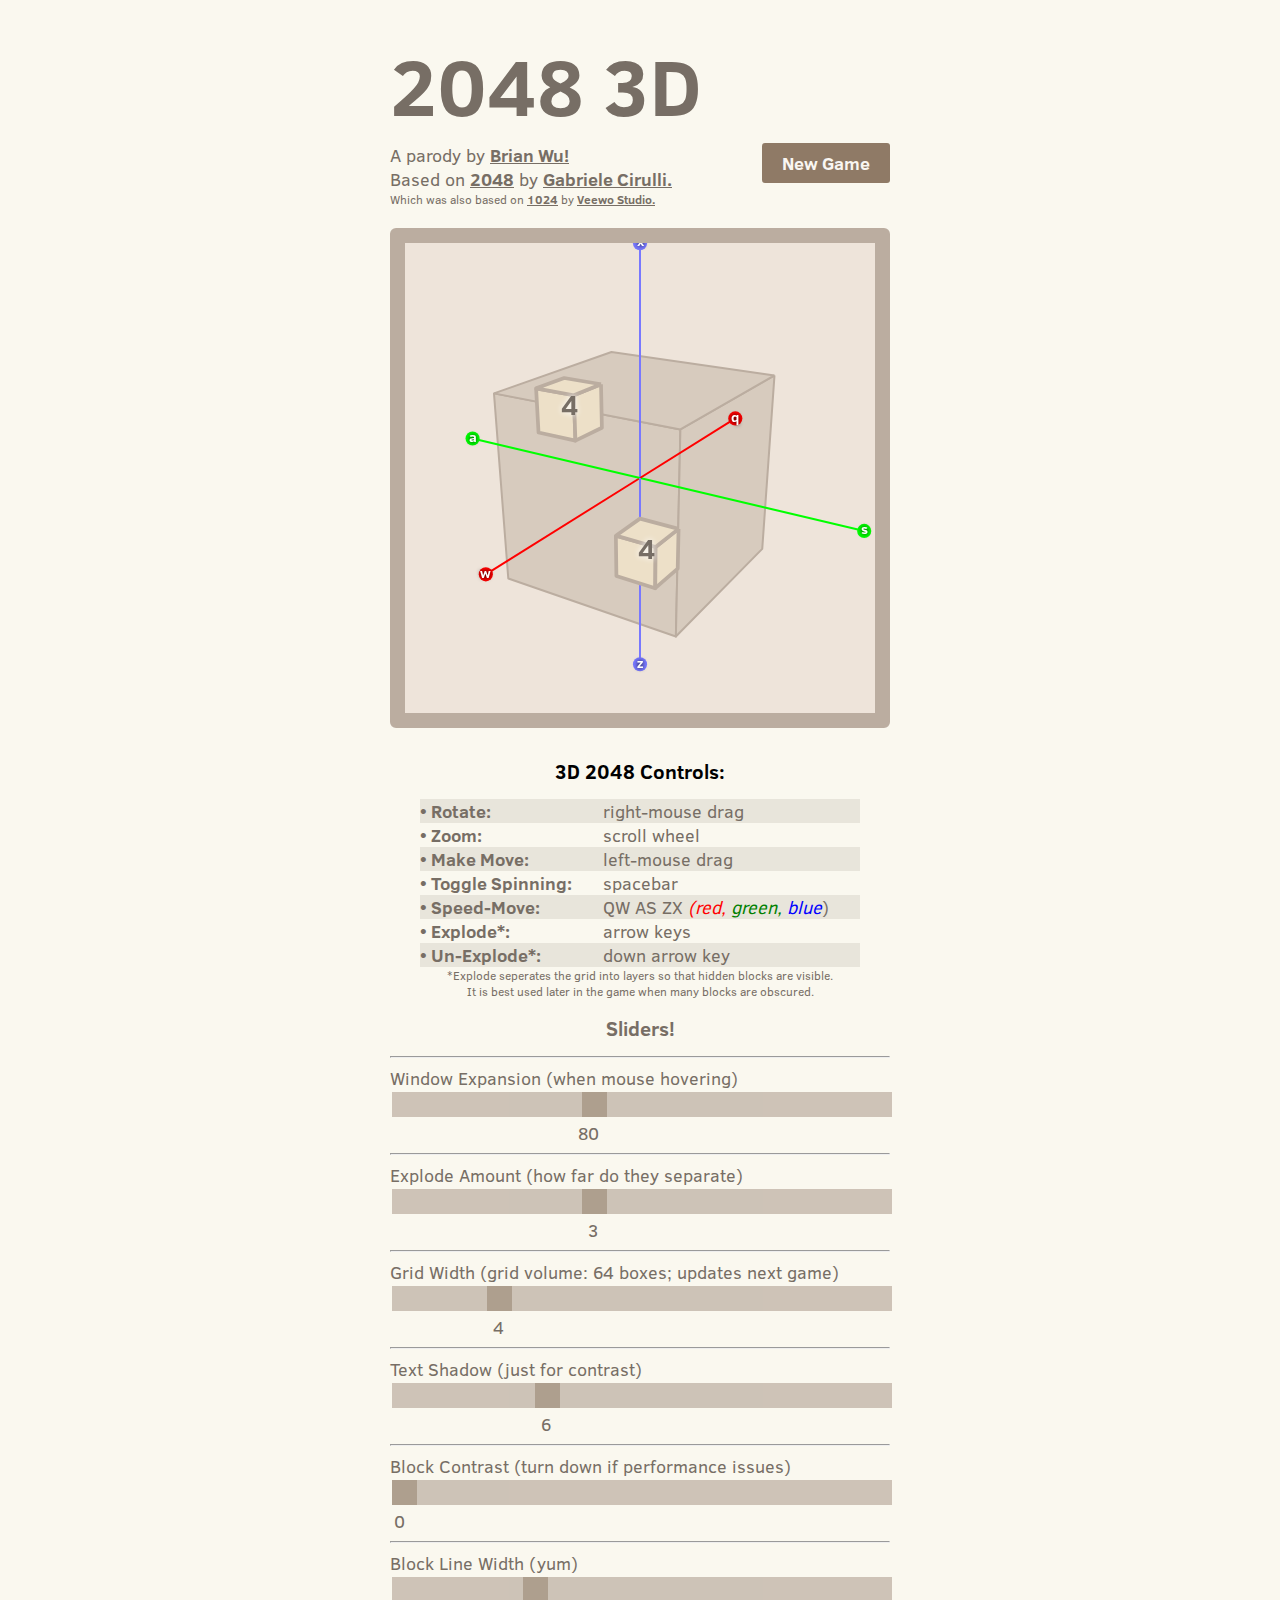
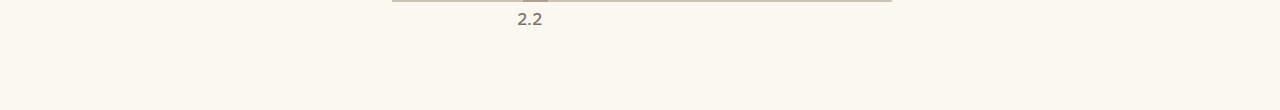
<file: index.html>
<!DOCTYPE html>
<html>
	<head>
		<title>Redirecting...</title>
		<script>window.location.href = "https://wubran.github.io/3d-2048/3d2048.html";</script>
	</head>
	<body>
		<h1>You probably shouldnt be seeing this >/h1>
	</body>
</html>
</file>
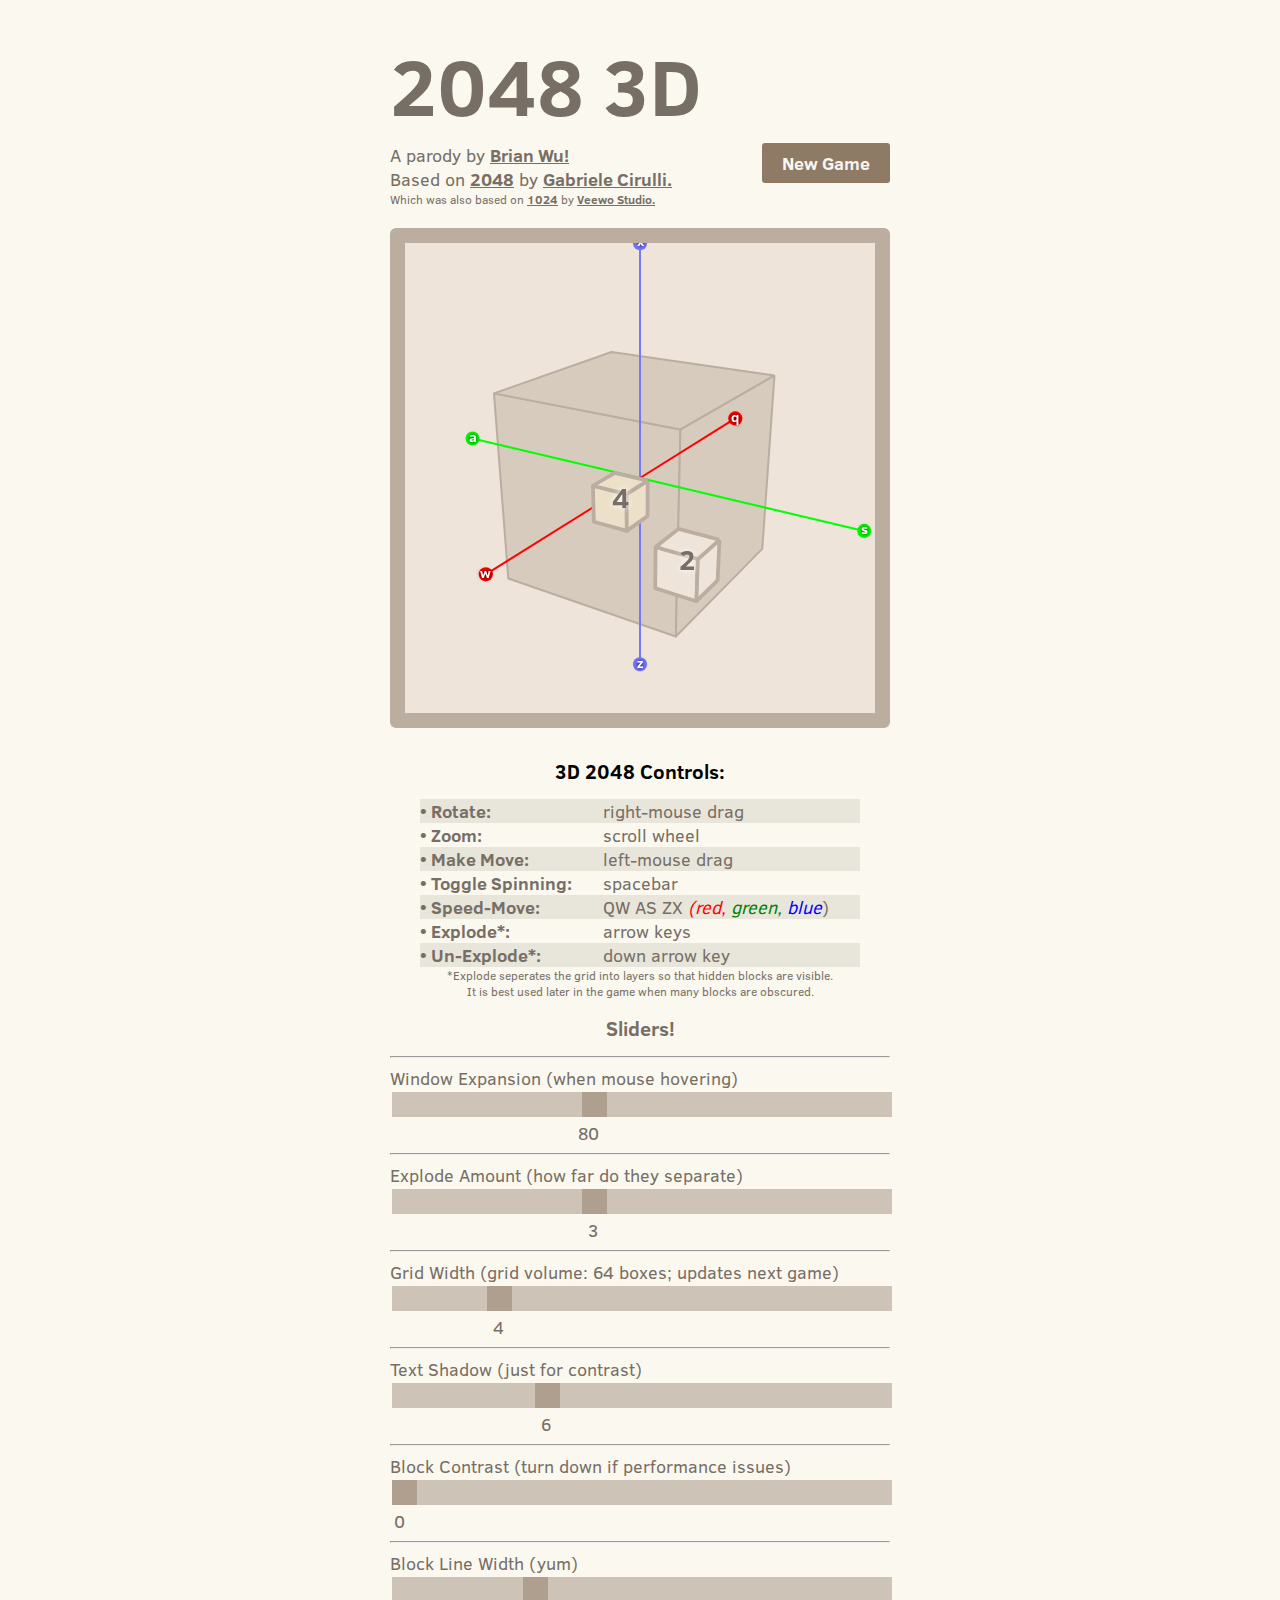
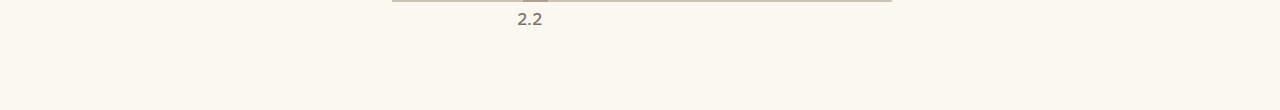
<file: 3d2048.html>
<!DOCTYPE html>
<html style = "background-color:#faf8ef;">
<head>
	<title>3d 2048</title>

	<!-- <link rel="preload" href="fonts/ClearSans-Regular.woff" as="font" type="font/woff">
	<link rel="preload" href="fonts/ClearSans-Bold.woff" as="font" type="font/woff"> -->
	<!-- <link href="css/clear-sans.css" rel="stylesheet" as="style" onload="this.onload=null;this.rel='stylesheet'">
	<noscript><link href="css/clear-sans.css?ff=1&wps=true" rel=stylesheet></noscript> -->

	<link rel="stylesheet" href="css/clear-sans.css">
	<link rel="stylesheet" href="css/styles.css">
</head>
	<body>
		<div class="mainColumn">
			<div class="inColumn">
				<h1 class = "title">2048 3D</h1>
			</div>
			<div class="inColumn" style="height:44.8px;">
				<button id="newGameButt" type="button" style="float:right;" onclick="newGame()">New Game</button>
				<p>A parody by
					<a href="https://github.com/wubran" target="blank">Brian Wu!</a>
				</p>
				<p>Based on
					<a href="https://play2048.co/" target="blank">2048</a> by
					<a href="https://github.com/gabrielecirulli" target="blank">Gabriele Cirulli.</a>
				</p>
				<p style = "font-size:12px">Which was also based on
					<a href="https://apps.apple.com/us/app/1024/id823499224" target="blank">1024</a> by
					<a href="https://www.veewo.com/" target="blank">Veewo Studio.</a>
				</p>
				<!-- <p style = "font-size:6px">Which was also based on <strong>Ur Mom.</strong></p>
				<p style = "font-size:3px">Words words words words <strong>haha</strong></p> -->
			</div>

			<canvas id="3d" ></canvas>

			<div class = "inColumn">
				<h2 class="subtitle">3D 2048 Controls:</h2>
				<div class="container">
					<div class = "typicalFlex">
						<p class="tabL darker"><strong>• Rotate: </strong></p>
						<p class="tabL"><strong>• Zoom: </strong></p>
						<p class="tabL darker"><strong>• Make Move: </strong></p>
						<p class="tabL"><strong>• Toggle Spinning: </strong></p>
						<p class="tabL darker"><strong>• Speed-Move: </strong></p>
						<p class="tabL"><strong>• Explode*: </strong></p>
						<p class="tabL darker"><strong>• Un-Explode*: </strong></p>

					</div>
					<div class = "typicalFlex">
						<p class="tabR darker">right-mouse drag</p>
						<p class="tabR">scroll wheel</p>
						<p class="tabR darker">left-mouse drag</p>
						<p class="tabR">spacebar</p>
						<p class="tabR darker">QW AS ZX
							<em style="color:red;">(red,</em>
							<em style="color:green;">green,</em>
							<em style="color:blue;">blue</em>)
						</p>
						<p class="tabR">arrow keys</p>
						<p class="tabR darker">down arrow key</p>

					</div>
				</div>
				<p class="note">*Explode seperates the grid into layers so that hidden blocks are visible.</p>
				<p class="note">It is best used later in the game when many blocks are obscured.</p>
				<p class="subtitle">Sliders!</p>
				<hr>
				<div class="slidecontainer">
					<p>Window Expansion (when mouse hovering)</p>
				  <input type="range" min="0" max="200" value="80" class="slider" id="slider1">
					<p class = sliderIndicator id="output1"></p>
				</div>
				<hr>
				<div class="slidecontainer">
					<p>Explode Amount (how far do they separate)</p>
					<input type="range" min="1" max="6" value="3" step = "0.1" class="slider" id="slider2">
					<p class = sliderIndicator id="output2"></p>
				</div>
				<hr>
				<div class="slidecontainer">
					<p id="gridth message">Grid Width (grid volume: 16 boxes; updates next game)</p>
					<input type="range" min="1" max="16" value="4" class="slider" id="slider3">
					<p class = sliderIndicator id="output3"></p>
				</div>
				<hr>
				<div class="slidecontainer">
					<p>Text Shadow (just for contrast)</p>
					<input type="range" min="0" max="20" value="6" class="slider" id="slider4">
					<p class = sliderIndicator id="output4"></p>
				</div>
				<hr>
				<div class="slidecontainer">
					<p>Block Contrast (turn down if performance issues)</p>
					<input type="range" min="0" max="20" value="0" class="slider" id="slider5">
					<p class = sliderIndicator id="output5"></p>
				</div>
				<hr>
				<div class="slidecontainer">
					<p>Block Line Width (yum)</p>
					<input type="range" min="0" max="8" value="2.2" step = "0.1" class="slider" id="slider6">
					<p class = sliderIndicator id="output6"></p>
				</div>
			</div>
			<div>

			</div>
		</div>
		<script type="text/javascript" src="cubegrid.js"></script>
		<script type="text/javascript" src="campoint3d.js"></script>
		<script type="text/javascript" src="canvasevents.js"></script>
		<script type="text/javascript" src="main.js"></script>
	</body>
</html>
</file>
<file: css/clear-sans.css>
@font-face {
  font-family: "Clear Sans";
  src: url("ClearSans-Light.eot");
  src: url("ClearSans-Light.eot?#iefix") format("embedded-opentype"),
    url("ClearSans-Light.svg#clear_sans_lightregular") format("svg"),
    url("ClearSans-Light.woff") format("woff");
  font-weight: 200;
  font-style: normal;
  font-display: swap;
}

@font-face {
  font-family: "Clear Sans";
  src: url("ClearSans-Regular.eot");
  src: url("ClearSans-Regular.eot?#iefix") format("embedded-opentype"),
    url("ClearSans-Regular.svg#clear_sansregular") format("svg"),
    url("ClearSans-Regular.woff") format("woff");
  font-weight: normal;
  font-style: normal;
  font-display: swap;
}

@font-face {
  font-family: "Clear Sans";
  src: url("ClearSans-Bold.eot");
  src: url("ClearSans-Bold.eot?#iefix") format("embedded-opentype"),
    url("ClearSans-Bold.svg#clear_sansbold") format("svg"),
    url("ClearSans-Bold.woff") format("woff");
  font-weight: 700;
  font-style: normal;
  font-display: swap;
}
</file>
<file: css/styles.css>
html {
	margin:0;
	height: 190%;
	background: #eee4da59;
	font-family: "Clear Sans", "Helvetica Neue", Arial, sans-serif;
}
body {
	margin: 0px;
	margin-bottom: 80px;
	padding-bottom: 100px;
	height: auto;
}
.mainColumn{
	border:0px solid #FF0000;
	margin:0px auto;
	margin-top: 30px;
	padding: 0px;
	width: 80%;
	max-width: 500px;
	height: 100%;
}
.inColumn{
	display: block;
	border:0px solid #bbada0;
	margin: 0px;
	width: 100%;
	max-width: 500px;
	height:112.8px;
}
h1.title{
	margin:0px;
	color: #776e65;
	font-weight: bold;
	font-size: 80px;
	/* float: left; */
}
canvas {
	border:15px solid #bbada0;
	border-radius:6px;
	margin: 40px auto 10px;
	/* width: 80%; */
	background: #eee4da;

	position:relative;
}

p {
	color: #776e65;
	font-size: 18px;
	margin: 0;
}

.slidecontainer {
  width: 100%; /* Width of the outside container */
}

/* The slider itself */
.slider {
  -webkit-appearance: none;  /* Override default CSS styles */
  appearance: none;
  width: 100%; /* Full-width */
  height: 25px; /* Specified height */
  background: rgb(187,173,160); /* Grey background */
  outline: none; /* Remove outline */
  opacity: 0.7; /* Set transparency (for mouse-over effects on hover) */
  -webkit-transition: .2s; /* 0.2 seconds transition on hover */
  transition: opacity .2s;
}

/* Mouse-over effects */
.slider:hover {
  opacity: 1; /* Fully shown on mouse-over */
}

/* The slider handle (use -webkit- (Chrome, Opera, Safari, Edge) and -moz- (Firefox) to override default look) */
.slider::-webkit-slider-thumb {
  -webkit-appearance: none; /* Override default look */
  appearance: none;
  width: 25px; /* Set a specific slider handle width */
  height: 25px; /* Slider handle height */
  background: rgb(143,122,102); /* Green background */
  cursor: pointer; /* Cursor on hover */
}

.slider::-moz-range-thumb {
  width: 25px; /* Set a specific slider handle width */
  height: 25px; /* Slider handle height */
  background: rgb(143,122,102); /* Green background */
  cursor: pointer; /* Cursor on hover */
}

p.sliderIndicator{
	text-align: right;
}

a{
	color:inherit;
	font-weight: bold;
}

hr{
	color: rgb(187,173,160);
}
button{
	background-color: rgb(143,122,102);
	border-radius: 3px;
	border-style:solid;
	border-width: 0px;
	padding: 0 20px;
	height: 40px;
	cursor: pointer;
	border-color: rgb(143,122,102);
	font:inherit;
	font-size: 18px;
	color:#f9f6f2;
	font-weight: bold;
	box-shadow: none;
	position:relative;
	margin:0px;
}
button:hover {
  background-color: rgb(123,102,82);
  color: white;
}
.tabL {
	margin-left: 30px;
}

.tabR {
	margin-right: 30px;
}
.darker{
	background-color: rgb(232,229,219);
}
.container{
	display:flex;
	width:100%;
}
.typicalFlex{
	flex-grow: 1;
	/* text-align: center; */
}
.subtitle{
	margin: 15px auto;
	font-size: 20px;
	text-align: center;
	font-weight: bold;
}
.note{
	font-size: 12px;
	text-align: center;
}
</file>
